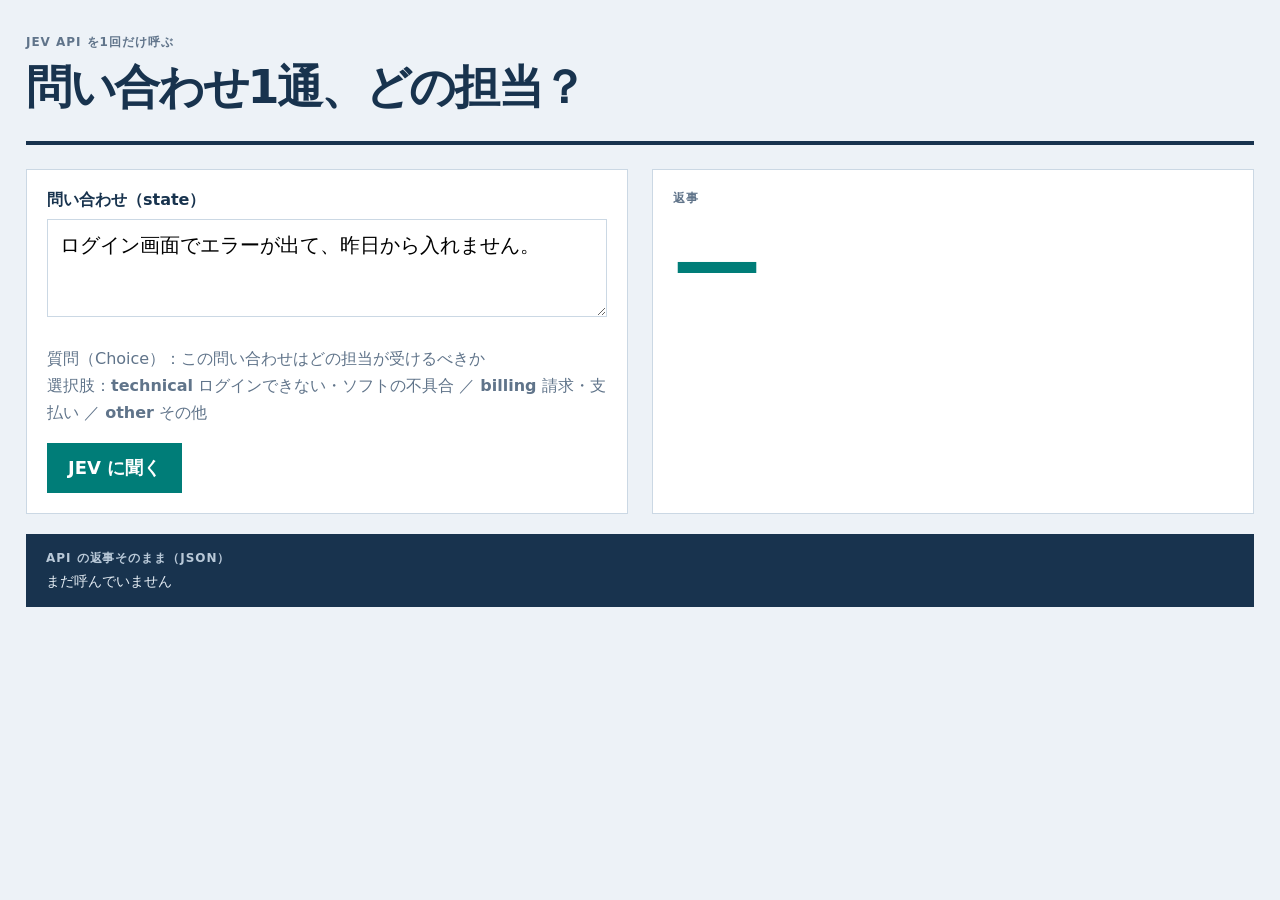
<file: ask.html>
<!doctype html>
<html lang="ja">
<head>
  <meta charset="utf-8">
  <meta name="viewport" content="width=device-width,initial-scale=1">
  <title>JEV に1回だけ聞く</title>
  <link rel="stylesheet" href="style.css">
</head>
<body>
  <main class="shell ask-shell">
    <header class="masthead"><div><p class="kicker">JEV API を1回だけ呼ぶ</p><h1>問い合わせ1通、どの担当？</h1></div></header>
    <section class="ask-grid">
      <div class="ask-in">
        <label for="inquiry">問い合わせ（state）</label>
        <textarea id="inquiry" rows="3">ログイン画面でエラーが出て、昨日から入れません。</textarea>
        <p class="ask-q">質問（Choice）：この問い合わせはどの担当が受けるべきか<br>
          選択肢：<b>technical</b> ログインできない・ソフトの不具合 ／ <b>billing</b> 請求・支払い ／ <b>other</b> その他</p>
        <button id="send" class="primary ask-send">JEV に聞く</button>
      </div>
      <div class="ask-out">
        <p class="kicker">返事</p>
        <div id="word" class="ask-word">—</div>
        <div id="meta" class="ask-meta"></div>
        <ol id="bars" class="ask-bars"></ol>
      </div>
    </section>
    <section class="ask-raw"><p class="kicker">API の返事そのまま（JSON）</p><pre id="raw">まだ呼んでいません</pre></section>
  </main>
  <script src="ask.js"></script>
</body>
</html>
</file>
<file: style.css>
:root { --ink:#18334e; --paper:#fff; --mist:#edf2f7; --rule:#cbd8e4; --codex:#3166d7; --jev:#007d78; --warn:#a54232; --muted:#60748a; font-family: "Hiragino Sans", "Yu Gothic", "Noto Sans JP", system-ui, sans-serif; color:var(--ink); background:var(--mist); }
* { box-sizing:border-box } body { margin:0; min-width:320px; } button, select, textarea { font:inherit; } button { cursor:pointer; } button:focus-visible, select:focus-visible, textarea:focus-visible { outline:3px solid #e0b62e; outline-offset:2px; }
.shell { max-width:1440px; margin:auto; padding:34px 26px 48px; }.masthead { display:flex; align-items:end; justify-content:space-between; gap:24px; border-bottom:4px solid var(--ink); padding-bottom:22px; }.kicker { margin:0 0 6px; color:var(--muted); font-size:12px; font-weight:700; letter-spacing:.08em; }.masthead h1 { margin:0; font-size:clamp(28px,4vw,46px); letter-spacing:-.05em; }.scenario-wrap { display:grid; gap:6px; font-weight:700; font-size:14px; }.scenario-wrap select { min-width:180px; padding:9px; border:1px solid var(--ink); background:white; color:var(--ink); }
.goal-bar { display:grid; grid-template-columns:auto minmax(0,1fr) auto; gap:14px; align-items:center; padding:20px 0; border-bottom:1px solid var(--rule); font-weight:700; }.goal-bar textarea { resize:vertical; padding:10px 12px; border:1px solid var(--rule); line-height:1.55; color:var(--ink); }.legend { padding:16px 0; font-size:14px; color:var(--muted); display:flex; gap:8px; align-items:center; flex-wrap:wrap; }.dot { width:10px; height:10px; border-radius:50%; display:inline-block; margin-left:10px; }.dot:first-child { margin-left:0 }.codex-dot { background:var(--codex) }.jev-dot { background:var(--jev) }
.lanes { display:grid; grid-template-columns:1fr 1fr; gap:18px; align-items:start; }.lane { background:var(--paper); border:1px solid var(--rule); border-top:6px solid var(--accent); min-width:0; }.lane-head { display:flex; justify-content:space-between; gap:12px; padding:18px 18px 12px; }.lane-kind { margin:0 0 3px; color:var(--accent); font-size:13px; font-weight:800; }.lane h2 { margin:0; font-size:23px; letter-spacing:-.03em; }.run-state { font-size:13px; font-weight:700; background:var(--mist); padding:5px 8px; height:max-content; }.lane-toolbar { display:flex; gap:8px; align-items:stretch; padding:0 18px 16px; border-bottom:1px solid var(--rule); }.metric { min-width:83px; border-left:3px solid var(--accent); padding:1px 0 1px 7px; }.metric span { display:block; color:var(--muted); font-size:11px; }.metric strong { font-size:15px; }.primary, .quiet, .verify { border:1px solid var(--ink); padding:8px 11px; background:#fff; color:var(--ink); font-weight:700; }.primary { background:var(--accent); border-color:var(--accent); color:white; margin-left:auto; }.quiet:hover,.verify:hover { background:var(--mist) } button:disabled { opacity:.45; cursor:not-allowed; }
.work-area { padding:16px 18px; min-height:355px; }.view-title { display:flex; justify-content:space-between; align-items:baseline; gap:8px; margin-bottom:10px; }.view-title h3 { margin:0; font-size:17px; }.view-title p { margin:0; font-size:12px; color:var(--muted); }.filters { display:flex; gap:6px; margin-bottom:12px; }.action { border:1px solid var(--rule); background:white; padding:7px 9px; font-weight:650; font-size:13px; color:var(--ink); }.action.active { border-color:var(--accent); background:color-mix(in srgb, var(--accent) 10%, white); }.ticket-list { list-style:none; margin:0; padding:0; border-top:1px solid var(--rule); }.ticket { width:100%; text-align:left; border:0; border-bottom:1px solid var(--rule); background:white; padding:11px 4px; color:var(--ink); }.ticket:hover { background:var(--mist) }.ticket b,.ticket small { display:block; }.ticket small { margin-top:3px; color:var(--muted); }.status { font-size:11px; font-weight:700; padding:3px 6px; background:var(--mist); }.ticket-line { display:flex; justify-content:space-between; gap:8px; }.detail { display:grid; gap:14px; }.detail h3 { margin:0; font-size:20px; }.detail p { margin:0; line-height:1.7; }.detail dl { margin:0; display:grid; grid-template-columns:max-content 1fr; gap:8px; padding:12px; background:var(--mist); }.detail dt { color:var(--muted); }.detail dd { margin:0; font-weight:700; }.assign { display:flex; flex-wrap:wrap; gap:7px; }.save-row { display:flex; justify-content:space-between; gap:8px; border-top:1px solid var(--rule); padding-top:14px; }.message { padding:16px; color:var(--muted); background:var(--mist); text-align:center; }.verify-row { display:flex; align-items:center; gap:10px; padding:12px 18px; background:var(--mist); border-top:1px solid var(--rule); }.verification { font-weight:700; font-size:14px; }.verification.success { color:var(--jev) }.verification.fail { color:var(--warn) }.log-wrap { border-top:1px solid var(--rule); padding:13px 18px 17px; }.log-wrap h3 { font-size:13px; margin:0 0 7px; }.log { list-style:none; padding:0; margin:0; display:grid; gap:5px; max-height:140px; overflow:auto; }.log li { border-left:3px solid var(--accent); padding:4px 7px; background:var(--mist); font-size:12px; }.log time { color:var(--muted); margin-right:6px; }.empty-log { color:var(--muted); border:0!important; background:transparent!important; }
.evidence { margin-top:24px; background:var(--ink); color:white; display:grid; grid-template-columns:minmax(260px, .7fr) 1.3fr; gap:30px; padding:23px; }.evidence .kicker { color:#b9c9d8 }.evidence h2 { margin:0; font-size:22px; }.evidence p:last-child { margin:0; line-height:1.7; color:#d9e5ef; }.fixture-note { border:1px solid var(--rule); padding:3px 7px; font-size:12px; }.action.selected,.ticket.selected { box-shadow:inset 4px 0 0 var(--accent); background:color-mix(in srgb, var(--accent) 12%, white); }.jev-choice { outline:3px solid #e0b62e; outline-offset:2px; }.api-error { background:white; border:2px solid var(--warn); padding:24px; }.api-error h2 { margin-top:0; color:var(--warn); }
@media (max-width:850px) { .lanes { grid-template-columns:1fr; }.masthead { align-items:start; flex-direction:column; }.goal-bar { grid-template-columns:1fr; }.goal-bar .quiet { justify-self:start; }.evidence { grid-template-columns:1fr; gap:12px; } } @media (max-width:500px) { .shell { padding:20px 13px 34px; }.lane-toolbar { flex-wrap:wrap; }.primary { margin-left:0; }.work-area { min-height:330px; } } @media (prefers-reduced-motion:reduce) { * { scroll-behavior:auto!important; transition:none!important; } }

.ticket-preview { margin:5px 0; font-size:13px; line-height:1.5; font-weight:400; color:var(--ink); }
/* 見せ方の改善（表示のみ。.work-area の外に置き、JEVへ渡す観測テキストは不変） */
.lane-codex { background:color-mix(in srgb, var(--codex) 4%, white); } .lane-jev { background:color-mix(in srgb, var(--jev) 5%, white); }
.lane-kind { font-size:15px!important; } .metric strong.wall-time { font-size:30px; color:var(--accent); font-variant-numeric:tabular-nums; }
.spotlight { margin:12px 18px 0; padding:12px 14px; border:2px solid var(--accent); background:white; display:grid; gap:2px; min-height:70px; }
.spotlight .who { color:var(--accent); font-size:13px; font-weight:800; } .spotlight .what { font-size:22px; letter-spacing:-.02em; }
.steps { list-style:none; margin:12px 18px 0; padding:0 0 14px; display:grid; grid-template-columns:repeat(4,1fr); gap:6px; border-bottom:1px solid var(--rule); }
.steps li { border:1px solid var(--rule); background:white; padding:7px 8px; display:grid; gap:1px; opacity:.55; transition:all .15s; }
.steps li.on { opacity:1; border-color:var(--accent); background:var(--accent); color:white; }
.steps .n { font-size:11px; font-weight:800; } .steps .s { font-weight:800; font-size:14px; } .steps small { font-size:11px; }
.done-banner { display:none; } .lane.is-success .done-banner { display:block; background:var(--accent); color:white; font-weight:800; font-size:19px; padding:10px 18px; }
.pulse { animation:pulse .45s ease-out; } @keyframes pulse { from { box-shadow:0 0 0 4px #e0b62e; } to { box-shadow:0 0 0 0 transparent; } }
.log li { font-size:13px; }
.detail dt { white-space:nowrap; }
/* /ask（1回だけ聞く画面） */
.ask-grid { display:grid; grid-template-columns:1fr 1fr; gap:24px; margin-top:24px; } .ask-in, .ask-out { background:white; border:1px solid var(--rule); padding:20px; }
.ask-in label { font-weight:800; } .ask-in textarea { width:100%; margin:8px 0; padding:12px; font-size:20px; border:1px solid var(--rule); }
.ask-q { color:var(--muted); line-height:1.7; } .ask-send { margin-left:0!important; font-size:18px; padding:12px 20px; }
.ask-word { font-size:88px; font-weight:800; color:var(--jev); letter-spacing:-.03em; line-height:1.1; } .ask-meta { color:var(--muted); font-weight:700; margin:6px 0 14px; }
.ask-bars { list-style:none; padding:0; margin:0; display:grid; gap:6px; } .ask-bars li { display:grid; grid-template-columns:90px 1fr 50px; gap:8px; align-items:center; }
.ask-bars i { display:block; height:12px; background:linear-gradient(90deg,var(--jev) var(--p),var(--mist) var(--p)); }
.ask-raw { margin-top:20px; background:var(--ink); color:#e6eef5; padding:16px 20px; } .ask-raw .kicker { color:#b9c9d8; } .ask-raw pre { margin:0; white-space:pre-wrap; font-size:14px; }
.ask-shell { --accent:var(--jev); }
</file>
